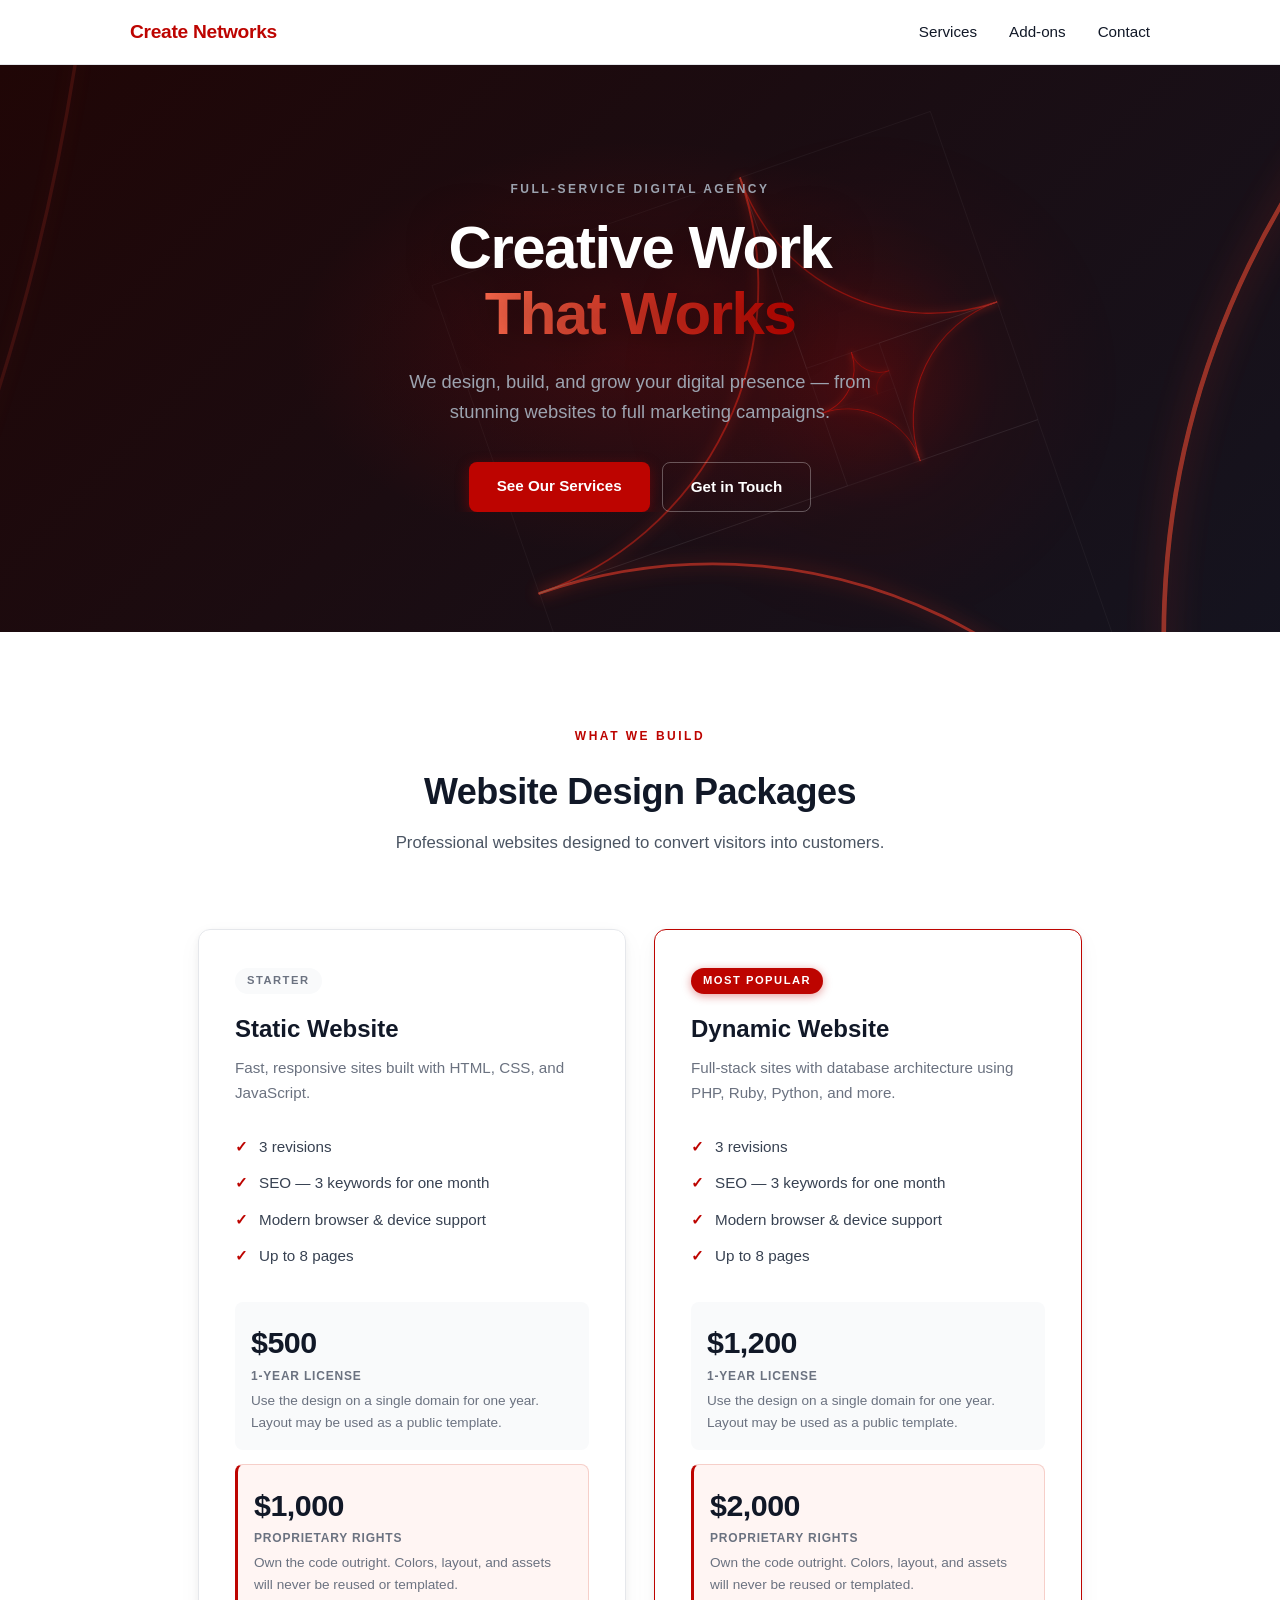
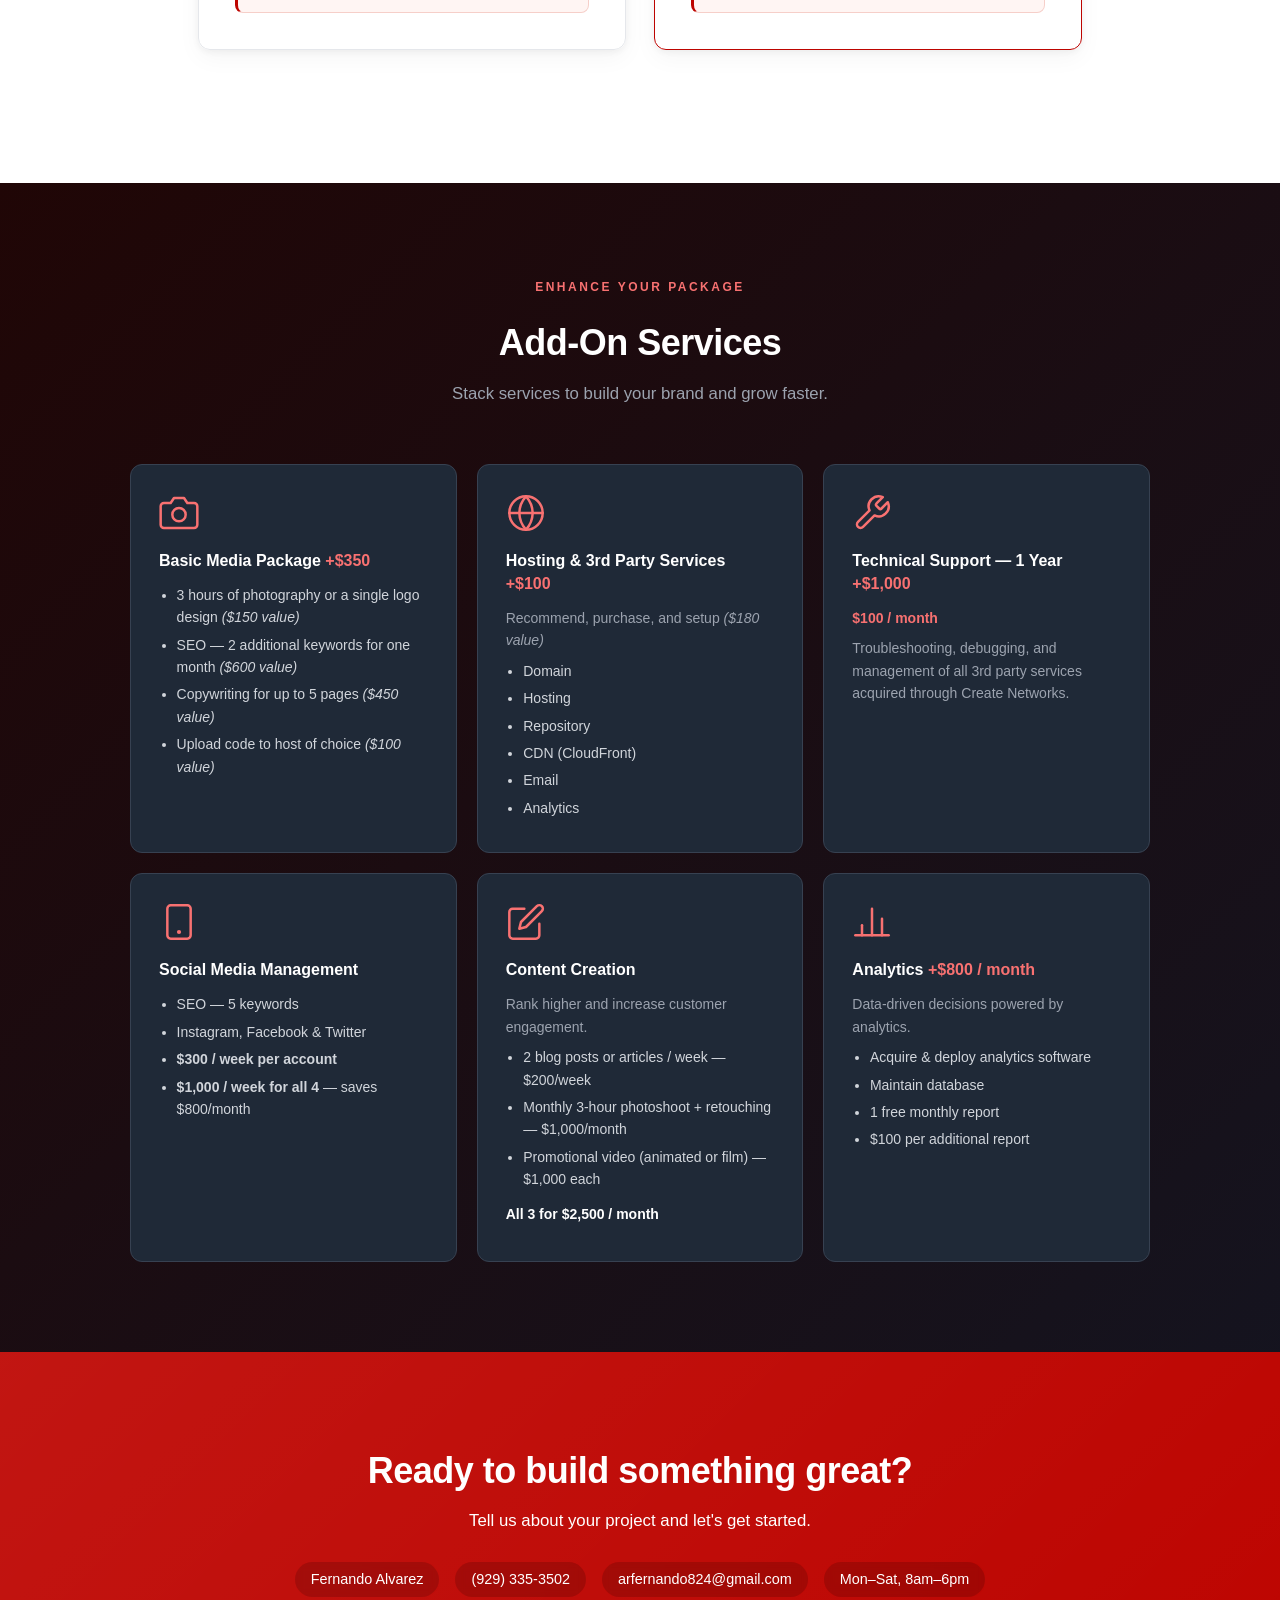
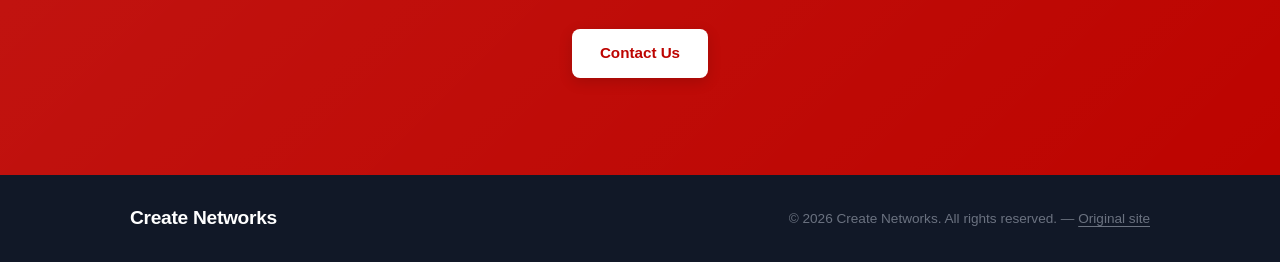
<file: index.html>
<!DOCTYPE html>
<html lang="en">

<head>
  <script>document.documentElement.classList.add('js');</script>
  <meta charset="UTF-8">
  <meta name="viewport" content="width=device-width, initial-scale=1.0">
  <meta name="description" content="Create Networks designs, builds, and grows your digital presence — static and full-stack websites, SEO, media, and analytics. See pricing.">
  <meta name="theme-color" content="#bd0400">

  <!-- Open Graph -->
  <meta property="og:type"        content="website">
  <meta property="og:title"       content="Create Networks — Web Design &amp; Digital Services">
  <meta property="og:description" content="Create Networks designs, builds, and grows your digital presence — static and full-stack websites, SEO, media, and analytics. See pricing.">
  <meta property="og:image"       content="https://createnetworks.netlify.app/og-image.png">
  <meta property="og:url"         content="https://createnetworks.netlify.app/">

  <!-- Twitter card -->
  <meta name="twitter:card"        content="summary_large_image">
  <meta name="twitter:title"       content="Create Networks — Web Design &amp; Digital Services">
  <meta name="twitter:description" content="Create Networks designs, builds, and grows your digital presence — static and full-stack websites, SEO, media, and analytics. See pricing.">
  <meta name="twitter:image"       content="https://createnetworks.netlify.app/og-image.png">

  <!-- Favicon -->
  <link rel="icon" href="favicon.svg" type="image/svg+xml">
  <link rel="icon" href="favicon-32.png" type="image/png" sizes="32x32">

  <link rel="stylesheet" href="utilities.css">
  <link rel="stylesheet" href="style.css">
  <title>Create Networks — Web Design &amp; Digital Services</title>
</head>

<body>

  <!-- Nav -->
  <nav class="navbar">
    <div class="container nav-inner">
      <a href="index.html" class="logo">Create Networks</a>
      <ul class="nav-links">
        <li><a href="#services">Services</a></li>
        <li><a href="#addons">Add-ons</a></li>
        <li><a href="#contact">Contact</a></li>
      </ul>
    </div>
  </nav>

  <!-- Hero -->
  <section class="hero">
    <canvas id="spiral-canvas" aria-hidden="true"></canvas>
    <div class="container hero-inner">
      <p class="eyebrow">Full-Service Digital Agency</p>
      <h1>Creative Work<br><span class="accent">That Works</span></h1>
      <p class="hero-sub">We design, build, and grow your digital presence — from stunning websites to full marketing campaigns.</p>
      <div class="hero-actions">
        <a href="#services" class="btn btn-primary">See Our Services</a>
        <a href="#contact" class="btn btn-ghost">Get in Touch</a>
      </div>
    </div>
  </section>

  <!-- Services -->
  <section id="services" class="section">
    <div class="container">
      <div class="section-header reveal">
        <p class="eyebrow red">What We Build</p>
        <h2>Website Design Packages</h2>
        <p class="section-sub">Professional websites designed to convert visitors into customers.</p>
      </div>
      <div class="pricing-grid">

        <div class="pricing-card reveal d1">
          <div class="pricing-badge">Starter</div>
          <h3>Static Website</h3>
          <p class="pricing-desc">Fast, responsive sites built with HTML, CSS, and JavaScript.</p>
          <ul class="feature-list">
            <li>3 revisions</li>
            <li>SEO — 3 keywords for one month</li>
            <li>Modern browser &amp; device support</li>
            <li>Up to 8 pages</li>
          </ul>
          <div class="pricing-options">
            <div class="pricing-option">
              <span class="price">$500</span>
              <span class="price-label">1-Year License</span>
              <p>Use the design on a single domain for one year. Layout may be used as a public template.</p>
            </div>
            <div class="pricing-option highlight">
              <span class="price">$1,000</span>
              <span class="price-label">Proprietary Rights</span>
              <p>Own the code outright. Colors, layout, and assets will never be reused or templated.</p>
            </div>
          </div>
        </div>

        <div class="pricing-card featured-card reveal d2">
          <div class="pricing-badge featured-badge">Most Popular</div>
          <h3>Dynamic Website</h3>
          <p class="pricing-desc">Full-stack sites with database architecture using PHP, Ruby, Python, and more.</p>
          <ul class="feature-list">
            <li>3 revisions</li>
            <li>SEO — 3 keywords for one month</li>
            <li>Modern browser &amp; device support</li>
            <li>Up to 8 pages</li>
          </ul>
          <div class="pricing-options">
            <div class="pricing-option">
              <span class="price">$1,200</span>
              <span class="price-label">1-Year License</span>
              <p>Use the design on a single domain for one year. Layout may be used as a public template.</p>
            </div>
            <div class="pricing-option highlight">
              <span class="price">$2,000</span>
              <span class="price-label">Proprietary Rights</span>
              <p>Own the code outright. Colors, layout, and assets will never be reused or templated.</p>
            </div>
          </div>
        </div>

      </div>
    </div>
  </section>

  <!-- Add-ons -->
  <section id="addons" class="section section-dark">
    <div class="container">
      <div class="section-header reveal">
        <p class="eyebrow muted">Enhance Your Package</p>
        <h2>Add-On Services</h2>
        <p class="section-sub muted">Stack services to build your brand and grow faster.</p>
      </div>
      <div class="addons-grid">

        <div class="addon-card reveal d1">
          <div class="addon-icon">
            <svg aria-hidden="true" focusable="false" xmlns="http://www.w3.org/2000/svg" viewBox="0 0 24 24" fill="none" stroke="currentColor" stroke-width="1.5" stroke-linecap="round" stroke-linejoin="round"><path d="M23 19a2 2 0 0 1-2 2H3a2 2 0 0 1-2-2V8a2 2 0 0 1 2-2h4l2-3h6l2 3h4a2 2 0 0 1 2 2z"/><circle cx="12" cy="13" r="4"/></svg>
          </div>
          <h3>Basic Media Package <span class="addon-price">+$350</span></h3>
          <ul>
            <li>3 hours of photography or a single logo design <em>($150 value)</em></li>
            <li>SEO — 2 additional keywords for one month <em>($600 value)</em></li>
            <li>Copywriting for up to 5 pages <em>($450 value)</em></li>
            <li>Upload code to host of choice <em>($100 value)</em></li>
          </ul>
        </div>

        <div class="addon-card reveal d2">
          <div class="addon-icon">
            <svg aria-hidden="true" focusable="false" xmlns="http://www.w3.org/2000/svg" viewBox="0 0 24 24" fill="none" stroke="currentColor" stroke-width="1.5" stroke-linecap="round" stroke-linejoin="round"><circle cx="12" cy="12" r="10"/><line x1="2" y1="12" x2="22" y2="12"/><path d="M12 2a15.3 15.3 0 0 1 4 10 15.3 15.3 0 0 1-4 10 15.3 15.3 0 0 1-4-10 15.3 15.3 0 0 1 4-10z"/></svg>
          </div>
          <h3>Hosting &amp; 3rd Party Services <span class="addon-price">+$100</span></h3>
          <p>Recommend, purchase, and setup <em>($180 value)</em></p>
          <ul>
            <li>Domain</li>
            <li>Hosting</li>
            <li>Repository</li>
            <li>CDN (CloudFront)</li>
            <li>Email</li>
            <li>Analytics</li>
          </ul>
        </div>

        <div class="addon-card reveal d3">
          <div class="addon-icon">
            <svg aria-hidden="true" focusable="false" xmlns="http://www.w3.org/2000/svg" viewBox="0 0 24 24" fill="none" stroke="currentColor" stroke-width="1.5" stroke-linecap="round" stroke-linejoin="round"><path d="M14.7 6.3a1 1 0 0 0 0 1.4l1.6 1.6a1 1 0 0 0 1.4 0l3.77-3.77a6 6 0 0 1-7.94 7.94l-6.91 6.91a2.12 2.12 0 0 1-3-3l6.91-6.91a6 6 0 0 1 7.94-7.94l-3.76 3.76z"/></svg>
          </div>
          <h3>Technical Support — 1 Year <span class="addon-price">+$1,000</span></h3>
          <p class="addon-note">$100 / month</p>
          <p>Troubleshooting, debugging, and management of all 3rd party services acquired through Create Networks.</p>
        </div>

        <div class="addon-card reveal d4">
          <div class="addon-icon">
            <svg aria-hidden="true" focusable="false" xmlns="http://www.w3.org/2000/svg" viewBox="0 0 24 24" fill="none" stroke="currentColor" stroke-width="1.5" stroke-linecap="round" stroke-linejoin="round"><rect x="5" y="2" width="14" height="20" rx="2" ry="2"/><line x1="12" y1="18" x2="12.01" y2="18" stroke-width="2.5"/></svg>
          </div>
          <h3>Social Media Management</h3>
          <ul>
            <li>SEO — 5 keywords</li>
            <li>Instagram, Facebook &amp; Twitter</li>
            <li><strong>$300 / week per account</strong></li>
            <li><strong>$1,000 / week for all 4</strong> — saves $800/month</li>
          </ul>
        </div>

        <div class="addon-card reveal d5">
          <div class="addon-icon">
            <svg aria-hidden="true" focusable="false" xmlns="http://www.w3.org/2000/svg" viewBox="0 0 24 24" fill="none" stroke="currentColor" stroke-width="1.5" stroke-linecap="round" stroke-linejoin="round"><path d="M11 4H4a2 2 0 0 0-2 2v14a2 2 0 0 0 2 2h14a2 2 0 0 0 2-2v-7"/><path d="M18.5 2.5a2.121 2.121 0 0 1 3 3L12 15l-4 1 1-4 9.5-9.5z"/></svg>
          </div>
          <h3>Content Creation</h3>
          <p>Rank higher and increase customer engagement.</p>
          <ul>
            <li>2 blog posts or articles / week — $200/week</li>
            <li>Monthly 3-hour photoshoot + retouching — $1,000/month</li>
            <li>Promotional video (animated or film) — $1,000 each</li>
          </ul>
          <p class="addon-bundle">All 3 for $2,500 / month</p>
        </div>

        <div class="addon-card reveal d6">
          <div class="addon-icon">
            <svg aria-hidden="true" focusable="false" xmlns="http://www.w3.org/2000/svg" viewBox="0 0 24 24" fill="none" stroke="currentColor" stroke-width="1.5" stroke-linecap="round" stroke-linejoin="round"><line x1="18" y1="20" x2="18" y2="10"/><line x1="12" y1="20" x2="12" y2="4"/><line x1="6" y1="20" x2="6" y2="14"/><line x1="2" y1="20" x2="22" y2="20"/></svg>
          </div>
          <h3>Analytics <span class="addon-price">+$800 / month</span></h3>
          <p>Data-driven decisions powered by analytics.</p>
          <ul>
            <li>Acquire &amp; deploy analytics software</li>
            <li>Maintain database</li>
            <li>1 free monthly report</li>
            <li>$100 per additional report</li>
          </ul>
        </div>

      </div>
    </div>
  </section>

  <!-- Contact CTA -->
  <section id="contact" class="section cta-section">
    <div class="container cta-inner">
      <h2 class="reveal">Ready to build something great?</h2>
      <p class="reveal d1">Tell us about your project and let's get started.</p>
      <div class="contact-chips reveal d2">
        <span>Fernando Alvarez</span>
        <a href="tel:+19293353502">(929) 335-3502</a>
        <a href="mailto:arfernando824@gmail.com">arfernando824@gmail.com</a>
        <span>Mon&ndash;Sat, 8am&ndash;6pm</span>
      </div>
      <a href="mailto:arfernando824@gmail.com" class="btn btn-white reveal d3">Contact Us</a>
    </div>
  </section>

  <!-- Footer -->
  <footer class="footer">
    <div class="container footer-inner">
      <span class="logo">Create Networks</span>
      <p>&copy; 2026 Create Networks. All rights reserved. &mdash; <a href="original.html" class="footer-link">Original site</a></p>
    </div>
  </footer>

  <script>
    // Scroll reveal
    const revealObs = new IntersectionObserver((entries) => {
      entries.forEach(e => {
        if (e.isIntersecting) {
          e.target.classList.add('visible');
          revealObs.unobserve(e.target);
        }
      });
    }, { threshold: 0.1, rootMargin: '0px 0px -40px 0px' });
    document.querySelectorAll('.reveal').forEach(el => revealObs.observe(el));

    // Navbar shadow on scroll
    const navbar = document.querySelector('.navbar');
    window.addEventListener('scroll', () => {
      navbar.classList.toggle('scrolled', window.scrollY > 20);
    }, { passive: true });

    // 3D tilt + shine on pricing cards
    document.querySelectorAll('.pricing-card').forEach(card => {
      card.addEventListener('mousemove', e => {
        const r = card.getBoundingClientRect();
        const x = (e.clientX - r.left) / r.width;
        const y = (e.clientY - r.top) / r.height;
        card.style.setProperty('--rx', `${(y - 0.5) * -10}deg`);
        card.style.setProperty('--ry', `${(x - 0.5) * 10}deg`);
        card.style.setProperty('--mx', `${x * 100}%`);
        card.style.setProperty('--my', `${y * 100}%`);
      });
      card.addEventListener('mouseleave', () => {
        card.style.setProperty('--rx', '0deg');
        card.style.setProperty('--ry', '0deg');
      });
    });

    // Golden (Fibonacci) spiral — animated hero asset.
    // Built as true connected quarter-circle arcs. The seamless infinite zoom
    // comes from the construction's self-similarity: scaling by PHI and rotating
    // -90 deg about the pole maps the whole figure onto itself, so frame(p) and
    // frame(p+1) are identical and the loop never seams. Pauses off-screen / on a
    // hidden tab; draws a single static frame if the visitor prefers reduced motion.
    (function () {
      const canvas = document.getElementById('spiral-canvas');
      if (!canvas) return;
      const ctx = canvas.getContext('2d');
      const reduceMotion = window.matchMedia('(prefers-reduced-motion: reduce)').matches;

      const PHI = (1 + Math.sqrt(5)) / 2;
      const Q   = Math.PI / 2;                                 // quarter turn
      const POLE_X = -0.7236067977, POLE_Y = 1.1708203932;     // fixed point of the build

      // Precompute the spiral once in "spiral space". Each entry is a quarter
      // circle; rotation + uniform scale keep circles circular, so each can be
      // stroked with a single ctx.arc — crisp and cheap.
      const ARCS = [];
      (function build() {
        let ox = 0, oy = 0, a = Q, r = 1;
        for (let n = 0; n < 40; n++) {
          ARCS.push({ ox, oy, r, a0: a, a1: a + Q });
          const ex = ox + r * Math.cos(a + Q), ey = oy + r * Math.sin(a + Q);
          const rn = r * PHI;
          ox = ex + rn * Math.cos(a + Q);
          oy = ey + rn * Math.sin(a + Q);
          a += 3 * Q; r = rn;
        }
      })();

      let W, Hc, cx, cy, diag, fit;
      function resize() {
        W  = canvas.width  = canvas.offsetWidth;
        Hc = canvas.height = canvas.offsetHeight;
        cx = W * 0.68; cy = Hc * 0.56;   // pole off-center: keeps the core glow off the headline
        diag = Math.hypot(W, Hc);
        fit  = (diag * 0.34) / Math.pow(PHI, 18);    // a mid arc ~fills the view; arms bleed off
      }
      resize();
      window.addEventListener('resize', resize);

      const smooth = (e0, e1, x) => {
        const t = Math.max(0, Math.min(1, (x - e0) / (e1 - e0)));
        return t * t * (3 - 2 * t);
      };

      let phase = 0, last = null, rafId = null;

      function render(p) {
        const Sg = fit * Math.pow(PHI, p);           // global scale (zoom)
        const Rg = -Q * p;                           // global rotation
        const cR = Math.cos(Rg), sR = Math.sin(Rg);
        const TX = (x, y) => [
          cx + Sg * ((x - POLE_X) * cR - (y - POLE_Y) * sR),
          cy + Sg * ((x - POLE_X) * sR + (y - POLE_Y) * cR)
        ];

        ctx.clearRect(0, 0, W, Hc);
        ctx.lineCap = 'round';
        ctx.lineJoin = 'round';

        const pole = TX(POLE_X, POLE_Y);

        // Glowing core at the pole — the spiral appears to emerge from here.
        const core = ctx.createRadialGradient(pole[0], pole[1], 0, pole[0], pole[1], diag * 0.18);
        core.addColorStop(0,   'rgba(189,4,0,0.45)');
        core.addColorStop(0.5, 'rgba(140,3,0,0.12)');
        core.addColorStop(1,   'rgba(120,0,0,0)');
        ctx.fillStyle = core;
        ctx.beginPath(); ctx.arc(pole[0], pole[1], diag * 0.18, 0, Math.PI * 2); ctx.fill();

        // Faint Fibonacci squares — the golden-rectangle scaffold.
        for (const A of ARCS) {
          const rpx = Sg * A.r;
          if (rpx < 48 || rpx > 0.6 * diag) continue;
          const al = smooth(48, 130, rpx) * (1 - smooth(0.4 * diag, 0.6 * diag, rpx)) * 0.08;
          if (al <= 0.002) continue;
          const c0 = TX(A.ox, A.oy);
          const c1 = TX(A.ox + A.r * Math.cos(A.a0),     A.oy + A.r * Math.sin(A.a0));
          const c3 = TX(A.ox + A.r * Math.cos(A.a0 + Q), A.oy + A.r * Math.sin(A.a0 + Q));
          const c2 = [c1[0] + c3[0] - c0[0], c1[1] + c3[1] - c0[1]];
          ctx.beginPath();
          ctx.moveTo(c0[0], c0[1]); ctx.lineTo(c1[0], c1[1]);
          ctx.lineTo(c2[0], c2[1]); ctx.lineTo(c3[0], c3[1]); ctx.closePath();
          ctx.lineWidth = 1; ctx.shadowBlur = 0;
          ctx.strokeStyle = 'rgba(255,255,255,' + al + ')';
          ctx.stroke();
        }

        // The spiral itself — additive blending gives a soft neon bloom on dark.
        ctx.save();
        ctx.globalCompositeOperation = 'lighter';

        // Choose an on-screen arc to carry the bright "comet" head.
        let comet = null, cometBest = Infinity;
        for (const A of ARCS) {
          const rpx = Sg * A.r;
          if (rpx < 6 || rpx > diag) continue;
          const d = Math.abs(rpx - 0.5 * diag);
          if (d < cometBest) { cometBest = d; comet = A; }
        }

        for (const A of ARCS) {
          const rpx = Sg * A.r;
          if (rpx < 1.5 || rpx > 2.0 * diag) continue;
          const alpha = smooth(2, 44, rpx) * (1 - smooth(0.95 * diag, 1.9 * diag, rpx));
          if (alpha <= 0.01) continue;
          const tt  = smooth(0, 0.55 * diag, rpx);   // 0 inner .. 1 outer
          const ctr = TX(A.ox, A.oy);
          const isComet = A === comet;
          const g = Math.round(8 + 64 * tt);
          const b = Math.round(4 + 44 * tt);
          ctx.strokeStyle = 'rgba(' + Math.round(150 + 105 * tt) + ',' + g + ',' + b + ',' + alpha + ')';
          ctx.lineWidth   = 1 + 2.4 * tt + (isComet ? 1.2 : 0);
          ctx.shadowColor = 'rgba(255,60,35,0.9)';
          ctx.shadowBlur  = (6 + 14 * tt) * (isComet ? 1.6 : 1);
          ctx.beginPath();
          ctx.arc(ctr[0], ctr[1], rpx, A.a0 + Rg, A.a1 + Rg, false);
          ctx.stroke();
        }

        // Comet head — a white-hot point riding the leading edge.
        if (comet) {
          const e = TX(comet.ox + comet.r * Math.cos(comet.a1), comet.oy + comet.r * Math.sin(comet.a1));
          const gr = ctx.createRadialGradient(e[0], e[1], 0, e[0], e[1], 18);
          gr.addColorStop(0,    'rgba(255,245,240,0.95)');
          gr.addColorStop(0.35, 'rgba(255,90,55,0.8)');
          gr.addColorStop(1,    'rgba(255,60,40,0)');
          ctx.shadowBlur = 0;
          ctx.fillStyle = gr;
          ctx.beginPath(); ctx.arc(e[0], e[1], 18, 0, Math.PI * 2); ctx.fill();
          ctx.fillStyle = 'rgba(255,255,255,0.95)';
          ctx.beginPath(); ctx.arc(e[0], e[1], 2.3, 0, Math.PI * 2); ctx.fill();
        }

        ctx.restore();
        ctx.shadowBlur = 0;
      }

      function loop(ts) {
        if (last === null) last = ts;
        phase += (ts - last) / 1000 * 0.07;   // ~14s per self-similar cycle
        last = ts;
        if (phase >= 1) phase -= 1;            // seamless wrap: frame(p) === frame(p+1)
        render(phase);
        rafId = requestAnimationFrame(loop);
      }
      function start() { if (!rafId) { last = null; rafId = requestAnimationFrame(loop); } }
      function stop()  { if (rafId) { cancelAnimationFrame(rafId); rafId = null; } }

      if (reduceMotion) {
        render(0);
      } else {
        new IntersectionObserver(
          (es) => es[0].isIntersecting ? start() : stop(),
          { threshold: 0 }
        ).observe(canvas);
        document.addEventListener('visibilitychange', () => { document.hidden ? stop() : start(); });
      }
    })();

    // Button ripple
    document.querySelectorAll('.btn').forEach(btn => {
      btn.addEventListener('click', e => {
        const r = btn.getBoundingClientRect();
        const size = Math.max(r.width, r.height);
        const ripple = document.createElement('span');
        ripple.classList.add('ripple');
        Object.assign(ripple.style, {
          width:  size + 'px',
          height: size + 'px',
          left:   (e.clientX - r.left - size / 2) + 'px',
          top:    (e.clientY - r.top  - size / 2) + 'px',
        });
        btn.appendChild(ripple);
        setTimeout(() => ripple.remove(), 600);
      });
    });
  </script>

</body>
</html>
</file>
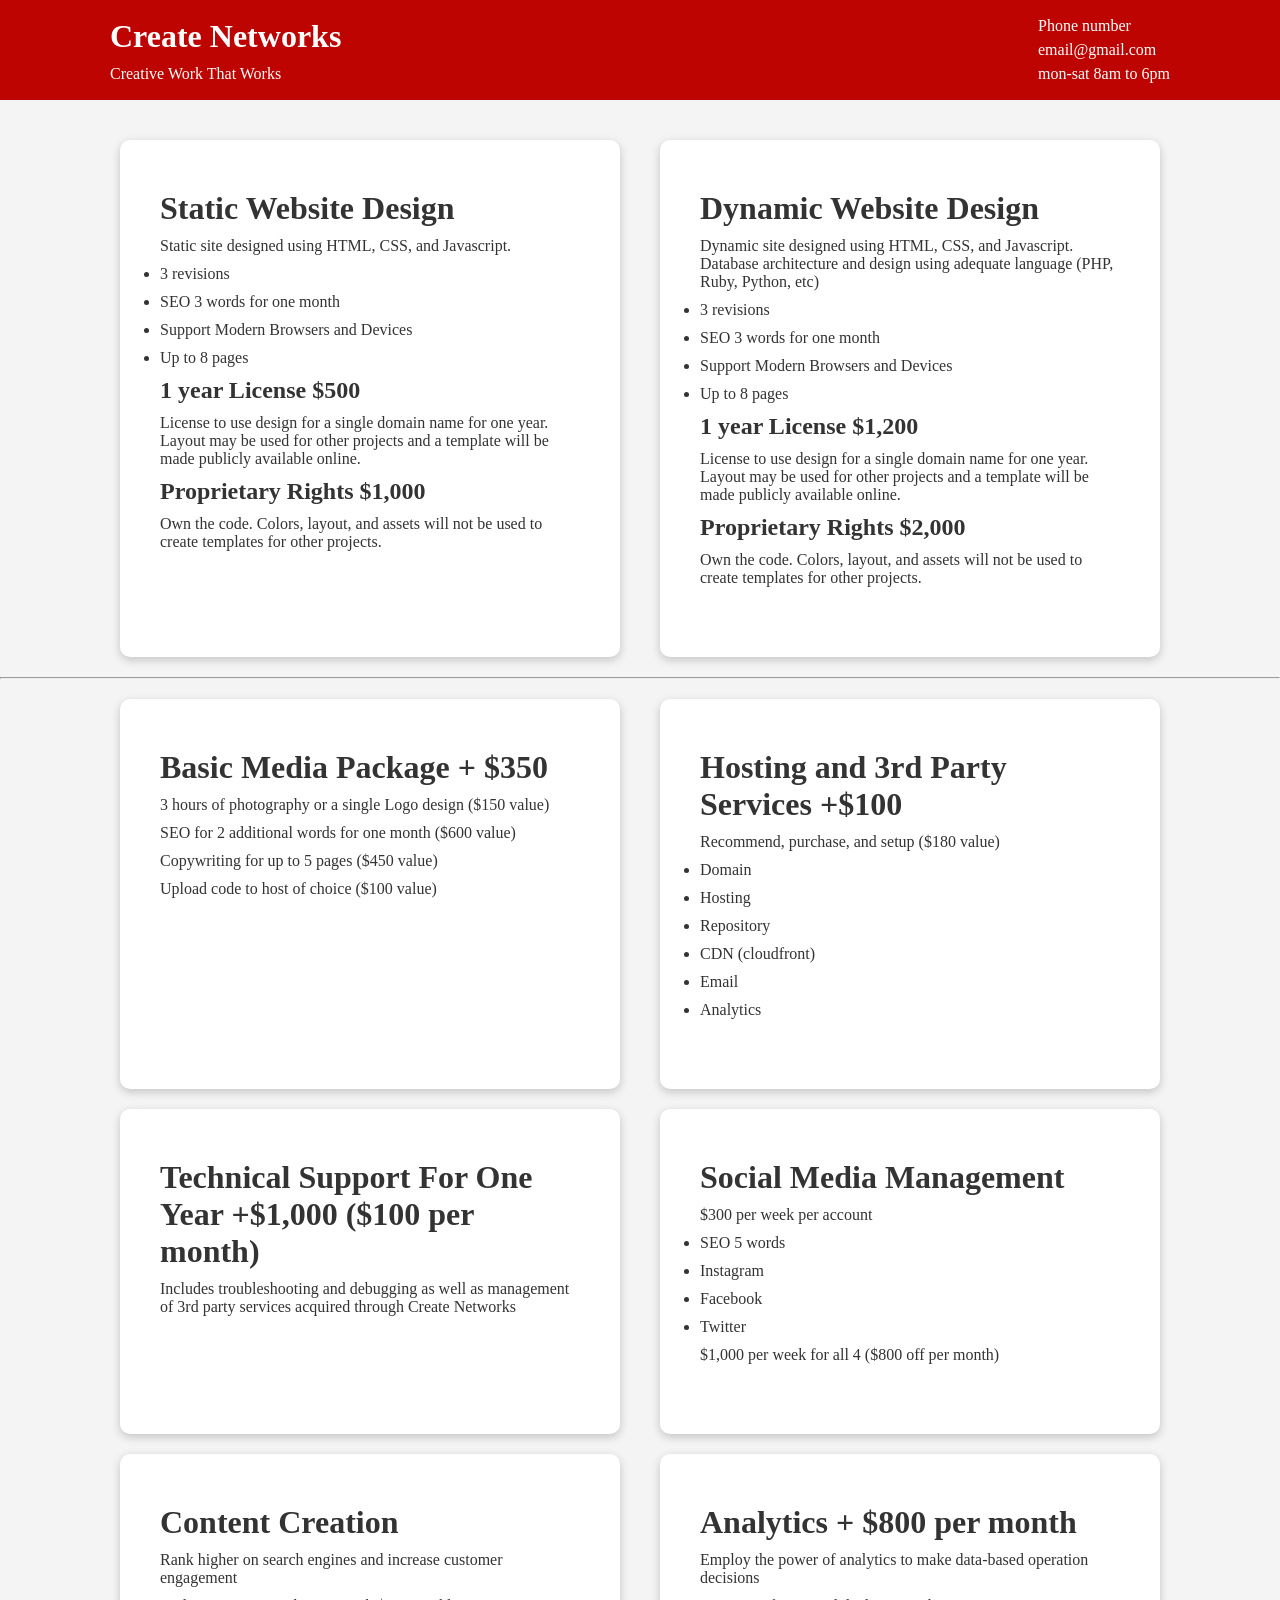
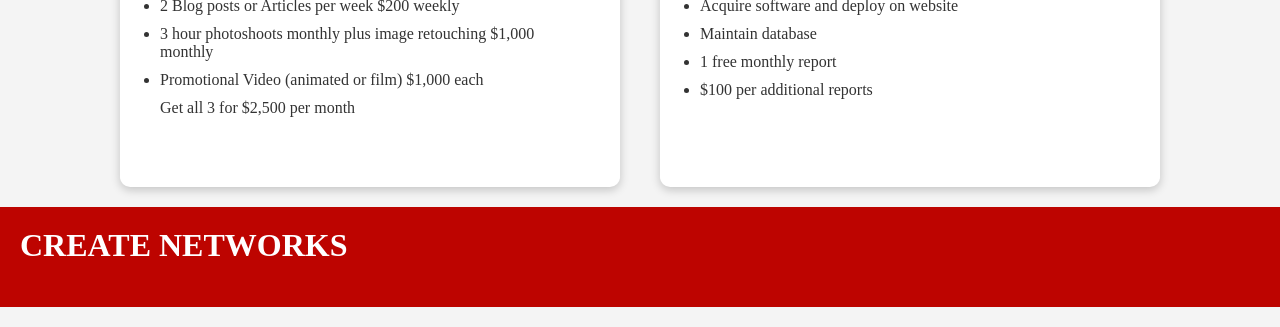
<file: original.html>
<!DOCTYPE html>
<html lang="en">

<head>
  <meta charset="UTF-8">
  <meta name="viewport" content="width=device-width, initial-scale=1.0">
  <meta name="robots" content="noindex">
  <link rel="icon" href="favicon.svg" type="image/svg+xml">
  <link rel="icon" href="favicon-32.png" type="image/png" sizes="32x32">
  <link rel="stylesheet" href="utilities.css">
  <link rel="stylesheet" href="original-style.css">
  <title>Create Networks — Original</title>
</head>

<body>
  <header class="head">
    <div class="container flex">
    <div>
    <h1>Create Networks</h1>
    <p>Creative Work That Works</p>
    </div>
    <ul>
      <li>Phone number</li>
      <li>email@gmail.com</li>
      <li>mon-sat 8am to 6pm</li>
    </ul>
    </div>
  </header>
  <div class="base">
    <div class="container grid">
      <div class="card">
        <h1>Static Website Design</h1>
        <p>Static site designed using HTML, CSS, and Javascript.</p>
        <ul>
          <li>
            <p>3 revisions</p>
          </li>
          <li>
            <p>SEO 3 words for one month</p>
          </li>
          <li>
            <p>Support Modern Browsers and Devices</p>
          </li>
          <li>
            <p>Up to 8 pages</p>
          </li>
        </ul>
        <h2>1 year License $500</h2>
        <p>License to use design for a single domain name for one year. Layout may be used for other projects and a template will be made publicly available online.</p>
        <h2>Proprietary Rights $1,000</h2>
        <p>Own the code. Colors, layout, and assets will not be used to create templates for other projects.</p>
      </div>
      <div class="card">
        <h1>Dynamic Website Design</h1>
        <p>Dynamic site designed using HTML, CSS, and Javascript. Database architecture and design using adequate language (PHP, Ruby, Python, etc)</p>
        <ul>
          <li>
            <p>3 revisions</p>
          </li>
          <li>
            <p>SEO 3 words for one month</p>
          </li>
          <li>
            <p>Support Modern Browsers and Devices</p>
          </li>
          <li>
            <p>Up to 8 pages</p>
          </li>
        </ul>
        <h2>1 year License $1,200</h2>
        <p>License to use design for a single domain name for one year. Layout may be used for other projects and a template will be made publicly available online.</p>
        <h2>Proprietary Rights $2,000</h2>
        <p>Own the code. Colors, layout, and assets will not be used to create templates for other projects.</p>
      </div>
    </div>

    <hr>

    <div class="add-on">
      <div class="container grid">
        <div class="card">
          <h1>Basic Media Package + $350</h1>
          <p>3 hours of photography or a single Logo design ($150 value)</p>
          <p>SEO for 2 additional words for one month ($600 value)</p>
          <p>Copywriting for up to 5 pages ($450 value)</p>
          <p>Upload code to host of choice ($100 value)</p>
        </div>

        <div class="card">
          <h1>Hosting and 3rd Party Services +$100</h1>
          <p>Recommend, purchase, and setup ($180 value)</p>
          <ul>
            <li>Domain</li>
            <li>Hosting</li>
            <li>Repository</li>
            <li>CDN (cloudfront)</li>
            <li>Email</li>
            <li>Analytics</li>
          </ul>
        </div>

        <div class="card">
          <h1>Technical Support For One Year +$1,000 ($100 per month)</h1>
          <p>Includes troubleshooting and debugging as well as management of 3rd party services acquired through Create Networks</p>
        </div>

        <div class="card">
          <h1>Social Media Management</h1>
          <p>$300 per week per account</p>
          <ul>
            <li>SEO 5 words</li>
            <li>Instagram</li>
            <li>Facebook</li>
            <li>Twitter</li>
          </ul>
          <p>$1,000 per week for all 4 ($800 off per month)</p>
        </div>

        <div class="card">
          <h1>Content Creation</h1>
          <p>Rank higher on search engines and increase customer engagement</p>
          <ul>
            <li>2 Blog posts or Articles per week $200 weekly</li>
            <li>3 hour photoshoots monthly plus image retouching $1,000 monthly</li>
            <li>Promotional Video (animated or film) $1,000 each</li>
          </ul>
          <p>Get all 3 for $2,500 per month</p>
        </div>

        <div class="card">
          <h1>Analytics + $800 per month</h1>
          <p>Employ the power of analytics to make data-based operation decisions</p>
          <ul>
            <li>Acquire software and deploy on website</li>
            <li>Maintain database</li>
            <li>1 free monthly report</li>
            <li>$100 per additional reports</li>
          </ul>
        </div>

      </div>
    </div>

  </div>

  <footer class="head"><h1>CREATE NETWORKS</h1></footer>

</body>

</html>
</file>
<file: utilities.css>
/* Shared utility classes used by index.html and original.html */

.container {
  margin: 0 auto;
  max-width: 1100px;
  overflow: auto;
  padding: 0 40px;
}

.card {
  background-color: #fff;
  color: #333;
  border-radius: 10px;
  box-shadow: 0 3px 10px rgba(0, 0, 0, 0.2);
  padding: 20px;
  margin: 10px;
}

.flex {
  display: flex;
  justify-content: center;
  align-items: center;
  height: 100%;
}

.grid {
  display: grid;
  grid-template-columns: repeat(2, 1fr);
  gap: 20px;
  justify-content: center;
  align-items: center;
  height: 100%;
}

.grid-3 {
  grid-template-columns: repeat(3, 1fr);
}

/* Margin */
.my-1 { margin: 1rem 0; }
.my-2 { margin: 1.5rem 0; }
.my-3 { margin: 2rem 0; }
.my-4 { margin: 3rem 0; }
.my-5 { margin: 4rem 0; }
.mx-1 { margin: 0 1rem; }
.mx-2 { margin: 0 1.5rem; }
.mx-3 { margin: 0 2rem; }
.mx-4 { margin: 0 3rem; }
.mx-5 { margin: 0 4rem; }
.m-1  { margin: 1rem; }
.m-2  { margin: 1.5rem; }
.m-3  { margin: 2rem; }
.m-4  { margin: 3rem; }
.m-5  { margin: 4rem; }

/* Padding */
.py-1 { padding: 1rem 0; }
.py-2 { padding: 1.5rem 0; }
.py-3 { padding: 2rem 0; }
.py-4 { padding: 3rem 0; }
.py-5 { padding: 4rem 0; }
.px-1 { padding: 0 1rem; }
.px-2 { padding: 0 1.5rem; }
.px-3 { padding: 0 2rem; }
.px-4 { padding: 0 3rem; }
.px-5 { padding: 0 4rem; }
.p-1  { padding: 1rem; }
.p-2  { padding: 1.5rem; }
.p-3  { padding: 2rem; }
.p-4  { padding: 3rem; }
.p-5  { padding: 4rem; }
</file>
<file: style.css>
:root {
  --primary: #bd0400;
  --primary-dark: #8c0300;
  --dark: #111827;
  --dark-2: #1f2937;
  --dark-3: #374151;
  --gray: #6b7280;
  --gray-light: #9ca3af;
  --border: #e5e7eb;
  --light: #f9fafb;
  --white: #fff;
  --radius: 12px;
}

* {
  padding: 0;
  margin: 0;
  box-sizing: border-box;
}

body {
  font-family: -apple-system, BlinkMacSystemFont, 'Segoe UI', Roboto, sans-serif;
  background: var(--white);
  color: var(--dark);
  line-height: 1.6;
}

a { text-decoration: none; }
ul { list-style: none; }

/* ── Scroll Reveal ───────────────────────────────── */
/* hidden only when JS is running — no-JS users see content immediately */
html.js .reveal {
  opacity: 0;
  transform: translateY(32px);
  transition: opacity 0.65s cubic-bezier(0.16, 1, 0.3, 1),
              transform 0.65s cubic-bezier(0.16, 1, 0.3, 1);
}
/* must out-specify "html.js .reveal" above, so scope under html.js too */
html.js .reveal.visible { opacity: 1; transform: none; }
.d1 { transition-delay: 0.08s; }
.d2 { transition-delay: 0.16s; }
.d3 { transition-delay: 0.24s; }
.d4 { transition-delay: 0.32s; }
.d5 { transition-delay: 0.40s; }
.d6 { transition-delay: 0.48s; }

/* ── Navbar ─────────────────────────────────────── */
.navbar {
  position: sticky;
  top: 0;
  z-index: 100;
  background: rgba(255, 255, 255, 0.85);
  backdrop-filter: blur(12px);
  -webkit-backdrop-filter: blur(12px);
  border-bottom: 1px solid var(--border);
  transition: box-shadow 0.3s ease;
}
.navbar.scrolled {
  box-shadow: 0 4px 24px rgba(0, 0, 0, 0.08);
}

.nav-inner {
  display: flex;
  align-items: center;
  justify-content: space-between;
  height: 64px;
}

.logo {
  font-size: 1.2rem;
  font-weight: 700;
  color: var(--primary);
  letter-spacing: -0.3px;
}

.nav-links {
  display: flex;
  gap: 2rem;
  list-style: none;
}

.nav-links a {
  color: var(--dark);
  font-weight: 500;
  font-size: 0.95rem;
  position: relative;
  transition: color 0.2s;
}

.nav-links a::after {
  content: '';
  position: absolute;
  bottom: -3px;
  left: 0;
  width: 0;
  height: 2px;
  background: var(--primary);
  transition: width 0.25s ease;
}

.nav-links a:hover { color: var(--primary); }
.nav-links a:hover::after { width: 100%; }

/* ── Hero ────────────────────────────────────────── */
@keyframes gradientFlow {
  0%   { background-position: 0% 50%; }
  50%  { background-position: 100% 50%; }
  100% { background-position: 0% 50%; }
}

@keyframes heroFadeUp {
  from { opacity: 0; transform: translateY(40px); }
  to   { opacity: 1; transform: none; }
}

@keyframes float {
  0%, 100% { transform: translateY(0); }
  50%       { transform: translateY(-7px); }
}

.hero {
  background: linear-gradient(-45deg, #0f172a, #1a0505, #111827, #200606);
  background-size: 400% 400%;
  animation: gradientFlow 10s ease infinite;
  color: var(--white);
  padding: 110px 20px 120px;
  text-align: center;
  position: relative;
  overflow: hidden;
}

.hero::before {
  content: '';
  position: absolute;
  top: 50%;
  left: 50%;
  transform: translate(-50%, -50%);
  width: 700px;
  height: 420px;
  background: radial-gradient(ellipse, rgba(189, 4, 0, 0.2) 0%, transparent 70%);
  pointer-events: none;
  z-index: 1;
}

.hero-inner {
  max-width: 680px;
  margin: 0 auto;
  position: relative;
  z-index: 2;
}

.eyebrow {
  display: inline-block;
  text-transform: uppercase;
  font-size: 0.75rem;
  font-weight: 700;
  letter-spacing: 2.5px;
  color: var(--gray-light);
  margin-bottom: 1rem;
}
.eyebrow.red   { color: var(--primary); }
.eyebrow.muted { color: #f87171; }

.hero .eyebrow  { animation: heroFadeUp 0.7s cubic-bezier(0.16, 1, 0.3, 1) 0.10s both; }
.hero h1        { animation: heroFadeUp 0.7s cubic-bezier(0.16, 1, 0.3, 1) 0.25s both; }
.hero .hero-sub { animation: heroFadeUp 0.7s cubic-bezier(0.16, 1, 0.3, 1) 0.40s both; }
.hero-actions   { animation: heroFadeUp 0.7s cubic-bezier(0.16, 1, 0.3, 1) 0.55s both; }

.hero h1 {
  font-size: 3.75rem;
  font-weight: 800;
  line-height: 1.1;
  letter-spacing: -1.5px;
  margin-bottom: 1.25rem;
  text-shadow: 0 2px 40px rgba(0, 0, 0, 0.5);
}

/* red gradient accent on the second line — fallback solid for old browsers */
.hero h1 .accent { color: #ff5630; }
@supports ((-webkit-background-clip: text) or (background-clip: text)) {
  .hero h1 .accent {
    background: linear-gradient(90deg, #ff6a4d, #bd0400);
    -webkit-background-clip: text;
    background-clip: text;
    -webkit-text-fill-color: transparent;
    color: transparent;
  }
}

.hero-sub {
  font-size: 1.15rem;
  color: var(--gray-light);
  max-width: 500px;
  margin: 0 auto 2.25rem;
}

.hero-actions {
  display: flex;
  gap: 12px;
  justify-content: center;
  flex-wrap: wrap;
}

/* ── Buttons ─────────────────────────────────────── */
.btn {
  display: inline-block;
  padding: 12px 28px;
  border-radius: 8px;
  font-weight: 600;
  font-size: 0.95rem;
  cursor: pointer;
  transition: all 0.2s;
  border: none;
  position: relative;
  overflow: hidden;
}

.btn .ripple {
  position: absolute;
  border-radius: 50%;
  background: rgba(255, 255, 255, 0.35);
  transform: scale(0);
  animation: rippleAnim 0.55s linear;
  pointer-events: none;
}

@keyframes rippleAnim {
  to { transform: scale(4); opacity: 0; }
}

.btn-primary {
  background: var(--primary);
  color: var(--white);
  box-shadow: 0 4px 14px rgba(189, 4, 0, 0.4);
}
.btn-primary:hover {
  background: var(--primary-dark);
  transform: translateY(-2px);
  box-shadow: 0 8px 22px rgba(189, 4, 0, 0.5);
}

.btn-ghost {
  background: transparent;
  color: var(--white);
  border: 1px solid rgba(255, 255, 255, 0.3);
}
.btn-ghost:hover {
  border-color: var(--white);
  background: rgba(255, 255, 255, 0.08);
  transform: translateY(-2px);
}

.btn-white {
  background: var(--white);
  color: var(--primary);
  box-shadow: 0 4px 14px rgba(0, 0, 0, 0.15);
}
.btn-white:hover {
  background: #f3f4f6;
  transform: translateY(-2px);
  box-shadow: 0 8px 22px rgba(0, 0, 0, 0.2);
}

/* ── Sections ────────────────────────────────────── */
.section { padding: 90px 20px; }

/* utilities.css sets ".container { overflow: auto }", which clips the featured
   card's glow. style.css loads on this page only, so lift the clip for sections. */
.section .container { overflow: visible; }

.section-dark {
  background: linear-gradient(-45deg, #0f172a, #1a0505, #111827, #200606);
  background-size: 400% 400%;
  animation: gradientFlow 12s ease infinite;
  color: var(--white);
}

#spiral-canvas {
  position: absolute;
  inset: 0;
  width: 100%;
  height: 100%;
  pointer-events: none;
  z-index: 0;
  opacity: 0.55;
}

.section-header {
  text-align: center;
  margin-bottom: 56px;
}

.section-header h2 {
  font-size: 2.25rem;
  font-weight: 700;
  letter-spacing: -0.5px;
  margin-bottom: 0.6rem;
}

.section-sub { color: #4b5563; font-size: 1.05rem; }
.section-sub.muted { color: var(--gray-light); }

/* ── Pricing ─────────────────────────────────────── */
.pricing-grid {
  display: grid;
  grid-template-columns: repeat(2, 1fr);
  gap: 28px;
  max-width: 900px;
  margin: 0 auto;
  perspective: 1200px;
  /* breathing room so the featured card's glow is never visually cut off */
  padding: 16px 8px 44px;
}

.pricing-card {
  border: 1px solid var(--border);
  border-radius: var(--radius);
  padding: 36px;
  position: relative;
  transform-style: preserve-3d;
  transform: perspective(1200px) rotateX(var(--rx, 0deg)) rotateY(var(--ry, 0deg));
  transition: box-shadow 0.3s ease;
  will-change: transform;
  box-shadow:
    0 2px 8px rgba(0, 0, 0, 0.06),
    0 8px 24px rgba(0, 0, 0, 0.04);
}

/* shine overlay follows mouse */
.pricing-card::after {
  content: '';
  position: absolute;
  inset: 0;
  border-radius: var(--radius);
  background: radial-gradient(
    circle at var(--mx, 50%) var(--my, 50%),
    rgba(255, 255, 255, 0.12) 0%,
    transparent 55%
  );
  opacity: 0;
  transition: opacity 0.3s;
  pointer-events: none;
  z-index: 1;
}
.pricing-card:hover::after { opacity: 1; }

.pricing-card:hover {
  box-shadow:
    0 8px 30px rgba(0, 0, 0, 0.1),
    0 30px 60px rgba(0, 0, 0, 0.08);
}

@keyframes borderGlow {
  0%, 100% { box-shadow: 0 0 0 2px var(--primary), 0 0 28px rgba(189,4,0,0.22), 0 18px 44px rgba(189,4,0,0.16); }
  50%       { box-shadow: 0 0 0 2px var(--primary), 0 0 46px rgba(189,4,0,0.42), 0 22px 54px rgba(189,4,0,0.26); }
}

.featured-card {
  border-color: var(--primary);
  animation: borderGlow 3s ease-in-out infinite;
}

.pricing-badge {
  display: inline-block;
  background: var(--light);
  color: var(--gray);
  font-size: 0.7rem;
  font-weight: 700;
  text-transform: uppercase;
  letter-spacing: 1.5px;
  padding: 4px 12px;
  border-radius: 999px;
  margin-bottom: 1rem;
}

.featured-badge {
  background: var(--primary);
  color: var(--white);
  box-shadow: 0 2px 10px rgba(189, 4, 0, 0.4);
  animation: float 3s ease-in-out infinite;
}

.pricing-card h3 {
  font-size: 1.5rem;
  font-weight: 700;
  margin-bottom: 0.5rem;
  position: relative;
  z-index: 2;
}

.pricing-desc {
  color: var(--gray);
  font-size: 0.95rem;
  margin-bottom: 1.5rem;
  position: relative;
  z-index: 2;
}

.feature-list {
  list-style: none;
  margin-bottom: 1.75rem;
  position: relative;
  z-index: 2;
}

.feature-list li {
  padding: 6px 0 6px 1.5rem;
  position: relative;
  color: #374151;
  font-size: 0.95rem;
}

.feature-list li::before {
  content: '✓';
  position: absolute;
  left: 0;
  color: var(--primary);
  font-weight: 700;
}

.pricing-options {
  display: flex;
  flex-direction: column;
  gap: 14px;
  position: relative;
  z-index: 2;
}

.pricing-option {
  background: var(--light);
  border-radius: 8px;
  padding: 16px;
  transition: transform 0.2s ease;
}
.pricing-option:hover { transform: translateX(4px); }

.pricing-option.highlight {
  background: #fff5f3;
  border: 1px solid #f6cfc9;
  border-left: 3px solid var(--primary);
}

.price {
  display: block;
  font-size: 1.9rem;
  font-weight: 800;
  color: var(--dark);
  letter-spacing: -0.5px;
}

.price-label {
  display: block;
  font-size: 0.75rem;
  font-weight: 700;
  text-transform: uppercase;
  letter-spacing: 0.8px;
  color: var(--gray);
  margin-bottom: 4px;
}

.pricing-option p {
  font-size: 0.85rem;
  color: var(--gray);
  margin-top: 4px;
}

/* ── Add-ons ─────────────────────────────────────── */
.addons-grid {
  display: grid;
  grid-template-columns: repeat(3, 1fr);
  gap: 20px;
}

.addon-card {
  background: var(--dark-2);
  border: 1px solid var(--dark-3);
  border-radius: var(--radius);
  padding: 28px;
  position: relative;
  overflow: hidden;
  transition: transform 0.35s cubic-bezier(0.16, 1, 0.3, 1),
              border-color 0.3s ease,
              box-shadow 0.3s ease;
}

/* light sweep on hover */
.addon-card::before {
  content: '';
  position: absolute;
  top: 0;
  left: -100%;
  width: 60%;
  height: 100%;
  background: linear-gradient(90deg, transparent, rgba(255, 255, 255, 0.05), transparent);
  transition: left 0.5s ease;
  pointer-events: none;
}
.addon-card:hover::before { left: 150%; }

.addon-card:hover {
  transform: translateY(-6px);
  border-color: rgba(248, 113, 113, 0.4);
  box-shadow: 0 20px 40px rgba(0, 0, 0, 0.35), 0 0 0 1px rgba(248, 113, 113, 0.15);
}

.addon-icon {
  width: 40px;
  height: 40px;
  margin-bottom: 1rem;
  color: #f87171;
  transition: transform 0.3s ease, color 0.3s ease;
}
.addon-card:hover .addon-icon {
  transform: scale(1.15) rotate(-5deg);
  color: #fca5a5;
}
.addon-icon svg { width: 40px; height: 40px; }

.addon-card h3 {
  font-size: 1rem;
  font-weight: 600;
  line-height: 1.45;
  margin-bottom: 0.75rem;
}
.addon-price { color: #f87171; }

.addon-card ul {
  list-style: disc;
  padding-left: 1.1rem;
  margin-top: 0.5rem;
}
.addon-card li {
  color: #d1d5db;
  font-size: 0.875rem;
  margin: 5px 0;
}
.addon-card p {
  color: var(--gray-light);
  font-size: 0.875rem;
  margin-bottom: 0.5rem;
}
.addon-note   { color: #f87171 !important; font-weight: 600; }
.addon-bundle { margin-top: 0.75rem !important; color: var(--white) !important; font-weight: 600; }

/* ── CTA ─────────────────────────────────────────── */
.cta-section {
  background: var(--primary);
  color: var(--white);
  text-align: center;
  position: relative;
  overflow: hidden;
}

.cta-section::before {
  content: '';
  position: absolute;
  inset: 0;
  background: linear-gradient(135deg, rgba(255,255,255,0.07) 0%, transparent 50%, rgba(255,255,255,0.07) 100%);
  background-size: 200% 200%;
  animation: gradientFlow 6s ease infinite;
  pointer-events: none;
}

.cta-inner { position: relative; }

.cta-inner h2 {
  font-size: 2.25rem;
  font-weight: 700;
  letter-spacing: -0.5px;
  margin-bottom: 0.5rem;
}
.cta-inner > p {
  opacity: 0.85;
  font-size: 1.05rem;
  margin-bottom: 1.75rem;
}

.contact-chips {
  display: flex;
  justify-content: center;
  gap: 1rem;
  margin-bottom: 2rem;
  flex-wrap: wrap;
}
.contact-chips span {
  background: rgba(0, 0, 0, 0.15);
  padding: 6px 16px;
  border-radius: 999px;
  font-size: 0.9rem;
  backdrop-filter: blur(4px);
  transition: background 0.2s, transform 0.2s;
}
.contact-chips span:hover {
  background: rgba(0, 0, 0, 0.28);
  transform: translateY(-2px);
}
.contact-chips a {
  background: rgba(0, 0, 0, 0.15);
  padding: 6px 16px;
  border-radius: 999px;
  font-size: 0.9rem;
  color: inherit;
  backdrop-filter: blur(4px);
  transition: background 0.2s, transform 0.2s;
  text-decoration: none;
}
.contact-chips a:hover {
  background: rgba(0, 0, 0, 0.28);
  transform: translateY(-2px);
}

/* ── Footer ──────────────────────────────────────── */
.footer {
  background: var(--dark);
  color: var(--gray);
  padding: 28px 20px;
}
.footer-inner {
  display: flex;
  align-items: center;
  justify-content: space-between;
}
.footer .logo { color: var(--white); }
.footer p { font-size: 0.85rem; }
.footer-link {
  color: var(--gray);
  text-decoration: underline;
  text-underline-offset: 3px;
  transition: color 0.2s;
}
.footer-link:hover { color: var(--white); }

/* ── Responsive ──────────────────────────────────── */
@media (max-width: 900px) {
  .addons-grid { grid-template-columns: repeat(2, 1fr); }
}

@media (max-width: 640px) {
  .hero h1 { font-size: 2.5rem; }
  .pricing-grid, .addons-grid { grid-template-columns: 1fr; }
  .nav-links { display: none; }
  .footer-inner { flex-direction: column; gap: 8px; text-align: center; }
}

/* ── Focus visible ───────────────────────────────── */
/* Default ring for light backgrounds */
a:focus-visible,
.btn:focus-visible,
.nav-links a:focus-visible,
.footer-link:focus-visible {
  outline: 2px solid var(--primary);
  outline-offset: 3px;
  border-radius: 4px;
}
/* White ring on dark/red backgrounds where brand red would be invisible */
.btn-ghost:focus-visible,
.btn-white:focus-visible,
.contact-chips a:focus-visible {
  outline: 2px solid #fff;
  outline-offset: 3px;
  border-radius: 4px;
}

/* ── Reduced motion ──────────────────────────────── */
@media (prefers-reduced-motion: reduce) {
  *, *::before, *::after { animation: none !important; transition: none !important; }
  html.js .reveal, .reveal.visible { transform: none !important; opacity: 1 !important; }
}
</file>
<file: original-style.css>
* {
  padding: 0;
  margin: 0;
  box-sizing: border-box;
}

body {
  background-color: #f4f4f4;
}

h1,
h2,
p,
li {
  margin: 10px 0;
}

.head {
  background: rgb(189, 4, 0);
  color: white;
  height: 100px;
  padding: 10px 20px;
  margin-bottom: 20px;
}

.head li {
  margin: 3px 0;
}

.head .container {
  align-items: center;
  justify-content: space-between;
}

.head ul {
  display: flex;
  flex-direction: column;
  list-style: none;
  justify-content: flex-end;
}

.container {
  padding: 20px;
}

.card {
  height: 100%;
  padding: 40px;
}

@media (max-width: 800px) {
  .head {
    height: 120px;
  }

  .base .grid,
  .add-on .grid {
    grid-template-columns: minmax(0, 1fr);
  }
}
</file>
